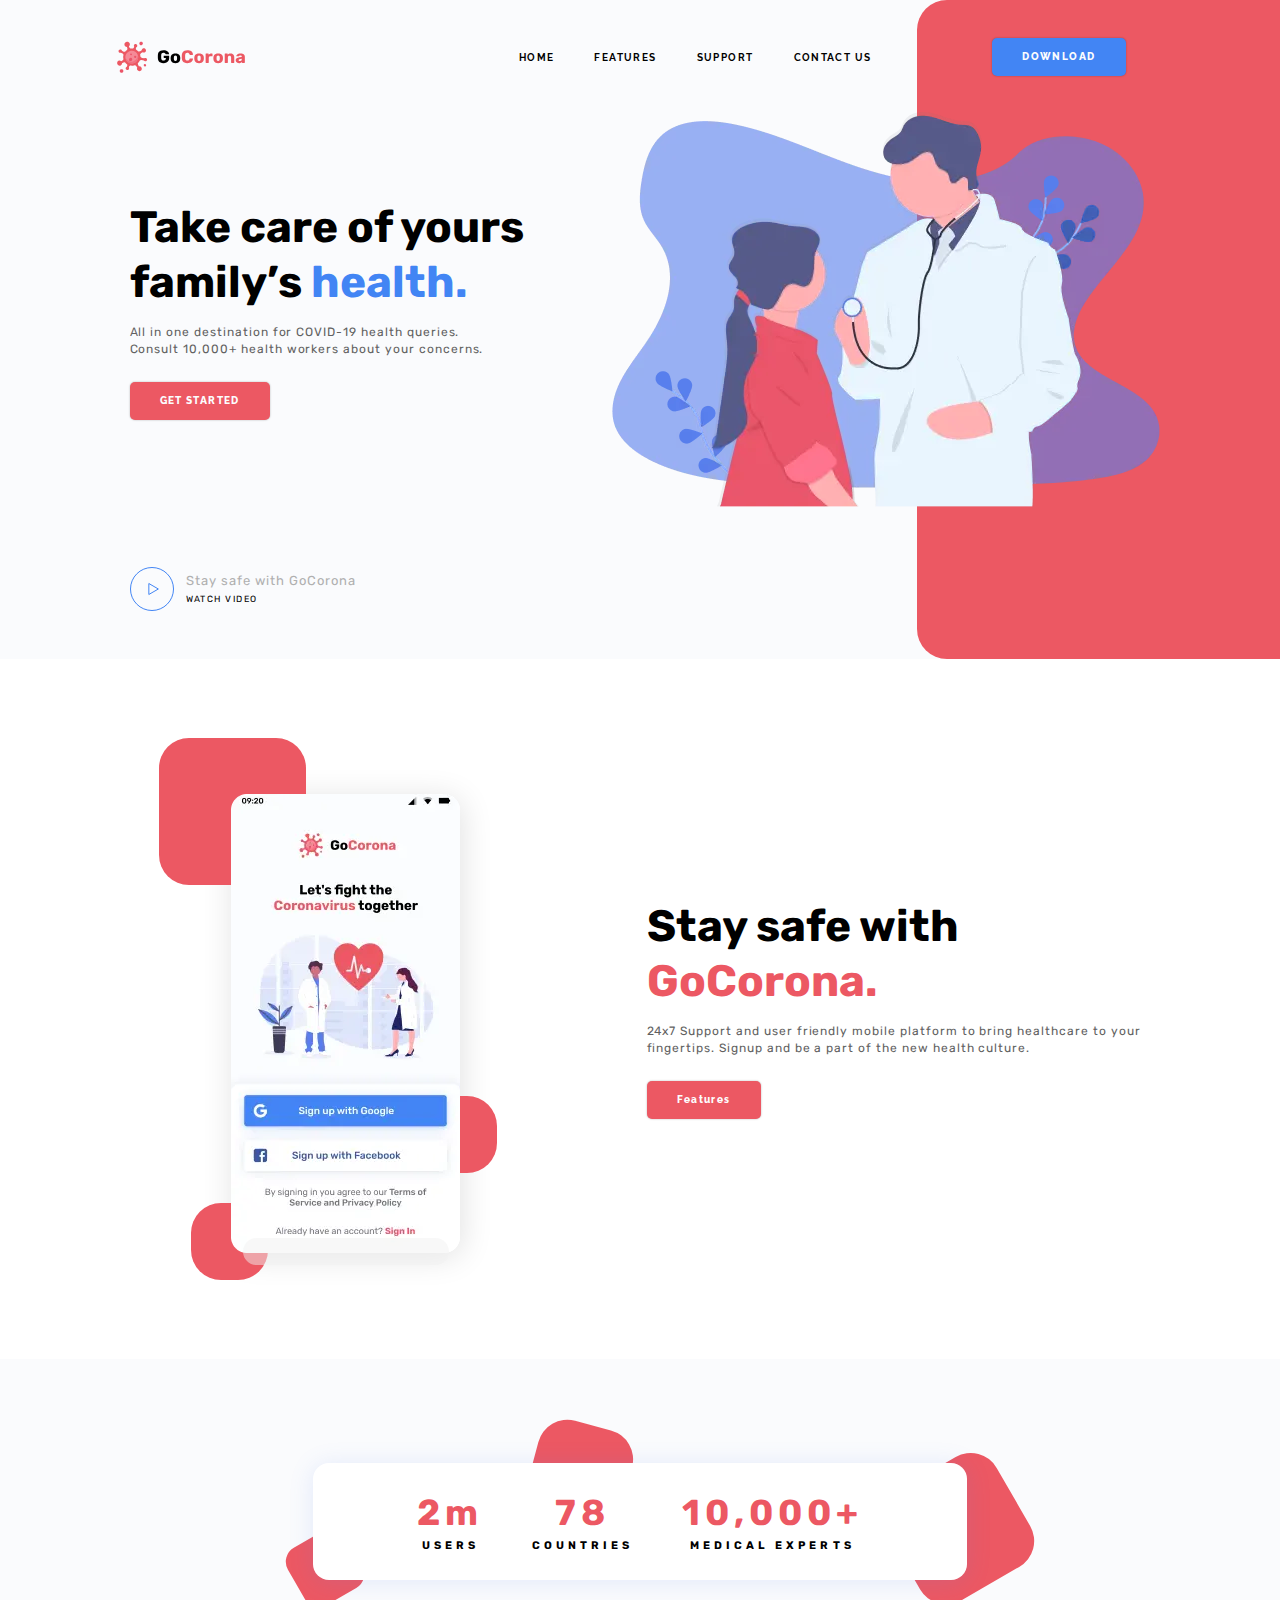
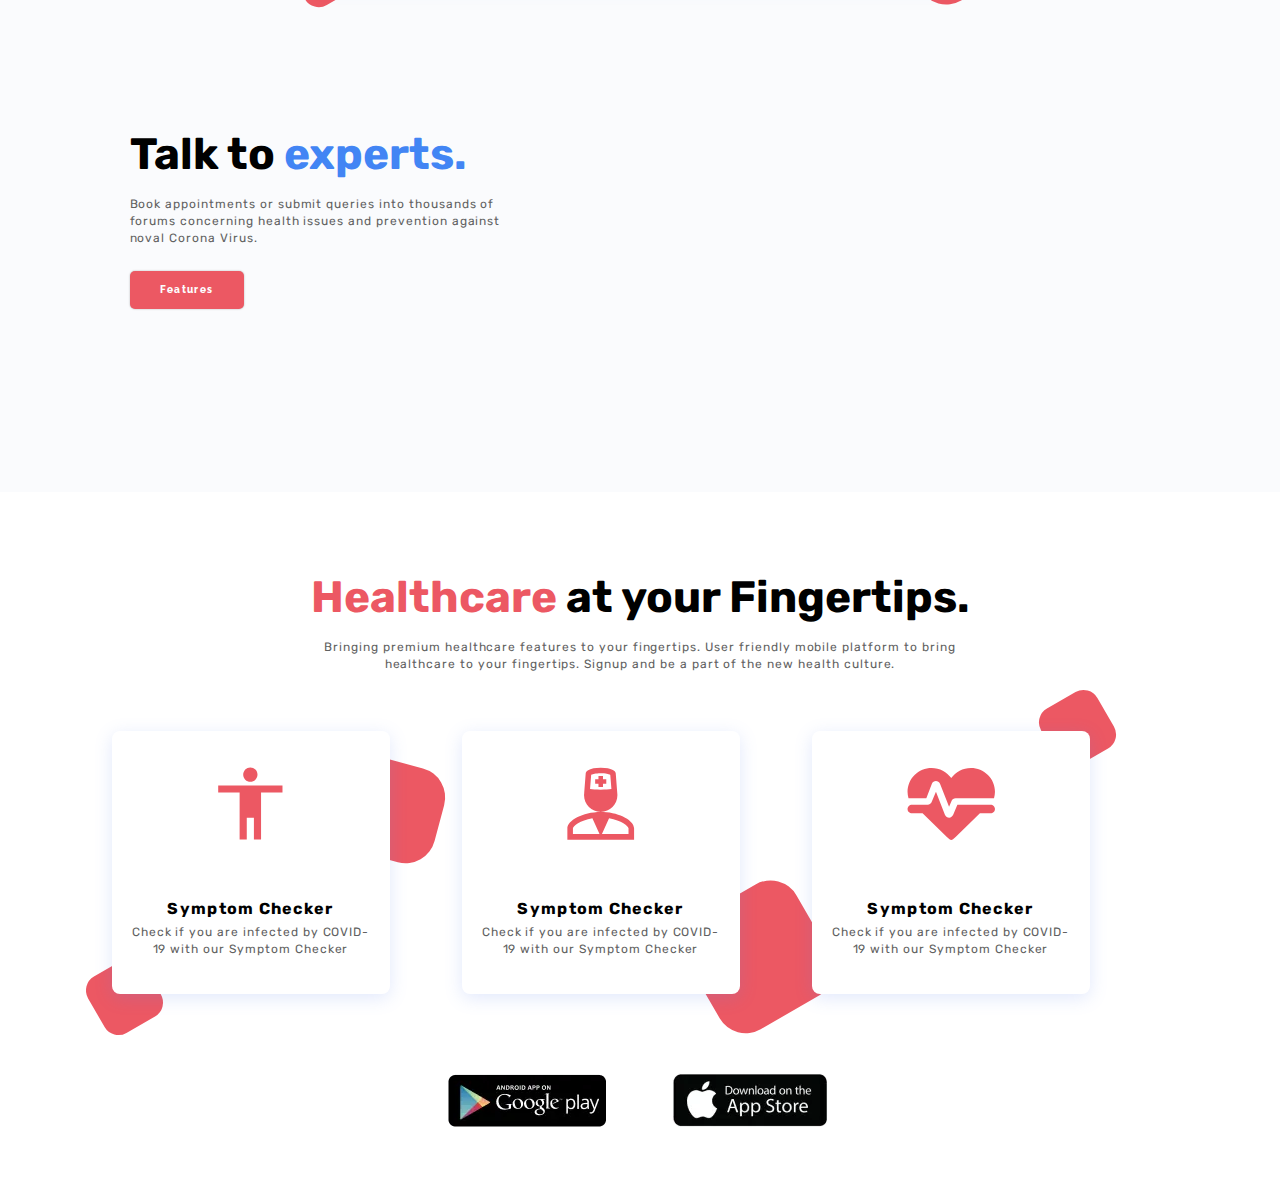
<file: index.html>
<!DOCTYPE html>
<html lang="ru">

<head>
	<title>GoCorona</title>
	<meta charset="UTF-8">
	<meta name="format-detection" content="telephone=no">
	<!-- <style>body{opacity: 0;}</style> -->
	<link rel="stylesheet" href="css/style.min.css?_v=20220806180716">
	<link rel="shortcut icon" href="favicon.ico">
	<!-- <meta name="robots" content="noindex, nofollow"> -->
	<meta name="viewport" content="width=device-width, initial-scale=1.0">
</head>

<body>
	<div class="wrapper">
		<header class="header">
			<div class="header__container">
				<div class="header__logo">
					<img src="img/header/logo.svg" alt="Logo" />
				</div>
				<div class="header__menu menu-header">
					<nav class="menu-header__body">
						<ul class="menu-header__list">
							<li class="menu-header__item"><a href="" class="menu-header__link">HOME</a></li>
							<li class="menu-header__item"><a href="" class="menu-header__link">FEATURES</a></li>
							<li class="menu-header__item"><a href="" class="menu-header__link">SUPPORT</a></li>
							<li class="menu-header__item"><a href="" class="menu-header__link">CONTACT US</a></li>
						</ul>
					</nav>
				</div>
				<div class="header__action action-header">
					<button type="submit" class="action-header__button button">DOWNLOAD</button>
					<button type="button" class="menu__icon icon-menu"><span></span></button>
				</div>
			</div>
		</header>

		<main class="main">
			<section class="get-started">
				<div class="get-started__container">
					<div class="get-started__content">
						<div class="get-started__block-text block-text">
							<h1 class="block-text__title block-text__title_blue">Take care of yours family’s <span>health.</span></h1>
							<div class="block-text__text">
								<p>All in one destination for COVID-19 health queries.</p>
								<p>Consult 10,000+ health workers about your concerns.</p>
							</div>
							<button type="submit" class="block-text__button button_red">GET STARTED</button>
						</div>
					</div>
					<div class="get-started__image">
						<picture><source srcset="img/get-started/pic.webp" type="image/webp"><img src="img/get-started/pic.png" alt="Image" /></picture>
					</div>
					<div class="get-started__video">
						<a href="" class="video-get-started">
							<div class="video-get-started__icon">
								<img src="img/get-started/play.svg" alt="Icon" />
							</div>
							<div class="video-get-started__body">
								<div class="video-get-started__title">Stay safe with GoCorona</div>
								<div class="video-get-started__text">Watch Video</div>
							</div>
						</a>
					</div>
				</div>
			</section>
			<section class="stay-safe">
				<div class="stay-safe__container">
					<div class="stay-safe__media">
						<div class="media-stay-safe">
							<div class="media-stay-safe__image">
								<picture><source srcset="img/stay-safe/phone.webp" type="image/webp"><img src="img/stay-safe/phone.png" alt="Image" /></picture>
							</div>
							<div class="media-stay-safe__item media-stay-safe__item_1"></div>
							<div class="media-stay-safe__item media-stay-safe__item_2"></div>
							<div class="media-stay-safe__item media-stay-safe__item_3"></div>
						</div>
					</div>
					<div class="stay-safe__content">
						<div class="stay-safe__block-text block-text">
							<h2 class="block-text__title block-text__title_red">Stay safe with <span>GoCorona.</span></h2>
							<div class="block-text__text">24x7 Support and user friendly mobile platform to bring healthcare to your fingertips. Signup and be a part of the new health culture.</div>
							<button type="submit" class="block-text__button button_red">Features</button>
						</div>
					</div>
				</div>
			</section>
			<section class="experts">
				<div class="experts__container">
					<div class="experts__info info-experts">
						<div class="info-experts__items items-experts">
							<div class="items-experts__body body-items-experts">
								<div class="body-items-experts__title">2m</div>
								<div class="body-items-experts__text">Users</div>
							</div>
							<div class="items-experts__body body-items-experts">
								<div class="body-items-experts__title">78</div>
								<div class="body-items-experts__text">Countries</div>
							</div>
							<div class="items-experts__body body-items-experts">
								<div class="body-items-experts__title">10,000+</div>
								<div class="body-items-experts__text">Medical experts</div>
							</div>
						</div>
						<div class="info-experts__decor-item info-experts__decor-item_1"></div>
						<div class="info-experts__decor-item info-experts__decor-item_2"></div>
						<div class="info-experts__decor-item info-experts__decor-item_3"></div>
					</div>
					<div class="experts__body">
						<div class="experts__content">
							<div class="experts__block-text block-text">
								<h2 class="block-text__title block-text__title_blue">Talk to <span>experts.</span></h2>
								<div class="block-text__text">Book appointments or submit queries into thousands of forums concerning health issues and prevention against noval Corona Virus.</div>
								<button type="submit" class="block-text__button button_red">Features</button>
							</div>
						</div>
						<div class="experts__media-video">
							<iframe src="https://www.youtube.com/embed/i0ZabxXmH4Y" title="Coronavirus disease (COVID-19)" frameborder="0" allow="accelerometer; autoplay; clipboard-write; encrypted-media; gyroscope; picture-in-picture" allowfullscreen></iframe>
						</div>
					</div>
				</div>
			</section>
			<section class="healthcare">
				<div class="healthcare__container">
					<div class="healthcare__content">
						<div class="healthcare__block-text block-text">
							<h2 class="block-text__title block-text__title_red"><span>Healthcare</span> at your Fingertips.</h2>
							<div class="block-text__text">
								Bringing premium healthcare features to your fingertips. User friendly mobile platform to bring healthcare to your fingertips. Signup and be a part of the new health culture.
							</div>
						</div>
					</div>
					<div class="healthcare__block">
						<div class="healthcare__column healthcare__column_1">
							<div class="card-health__card card-health">
								<div class="card-health__icon">
									<img src="img/healthcare/01.svg" alt="Icon" />
								</div>
								<div class="card-health__title">Symptom Checker</div>
								<div class="card-health__text">Check if you are infected by COVID-19 with our Symptom Checker</div>
							</div>
						</div>
						<div class="healthcare__column healthcare__column_2">
							<div class="card-health__card card-health">
								<div class="card-health__icon">
									<img src="img/healthcare/02.svg" alt="Icon" />
								</div>
								<div class="card-health__title">Symptom Checker</div>
								<div class="card-health__text">Check if you are infected by COVID-19 with our Symptom Checker</div>
							</div>
						</div>
						<div class="healthcare__column healthcare__column_3">
							<div class="card-health__card card-health">
								<div class="card-health__icon">
									<img src="img/healthcare/03.svg" alt="Icon" />
								</div>
								<div class="card-health__title">Symptom Checker</div>
								<div class="card-health__text">Check if you are infected by COVID-19 with our Symptom Checker</div>
							</div>
						</div>
					</div>
				</div>
			</section>
		</main>
		<footer class="footer">
			<div class="footer__container">
				<div class="footer__apps">
					<a href="" class="footer__icon"><picture><source srcset="img/footer/google.webp" type="image/webp"><img src="img/footer/google.png" alt="Google Icon" /></picture></a>
					<a href="" class="footer__icon"><picture><source srcset="img/footer/app-store.webp" type="image/webp"><img src="img/footer/app-store.png" alt="App Store Icon" /></picture></a>
				</div>
			</div>
		</footer>

	</div>
	<!-- <div id="popup" aria-hidden="true" class="popup">
	<div class="popup__wrapper">
		<div class="popup__content">
			<button data-close type="button" class="popup__close">Закрыть</button>
			<div class="popup__text">
				Text
			</div>
		</div>
	</div>
</div> -->
	<script src="js/app.min.js?_v=20220806180716"></script>
</body>

</html>
</file>
<file: css/style.min.css>
@charset "UTF-8";@import url(https://fonts.googleapis.com/css?family=Rubik:regular,700&display=swap);@import url(https://fonts.googleapis.com/css?family=Raleway:700,800&display=swap);*{padding:0;margin:0;border:0}*,:after,:before{-webkit-box-sizing:border-box;box-sizing:border-box}body,html{height:100%;min-width:320px}body{color:#616161;line-height:1;font-family:Rubik;font-size:.75rem;-ms-text-size-adjust:100%;-moz-text-size-adjust:100%;-webkit-text-size-adjust:100%;-webkit-font-smoothing:antialiased;-moz-osx-font-smoothing:grayscale}button,input,textarea{font-family:Rubik;font-size:inherit}button{cursor:pointer;color:inherit;background-color:inherit}a{color:inherit}a:link,a:visited{text-decoration:none}a:hover{text-decoration:none}ul li{list-style:none}img{vertical-align:top}h1,h2,h3,h4,h5,h6{font-weight:inherit;font-size:inherit}body{font-weight:400}.lock body{overflow:hidden;-ms-touch-action:none;touch-action:none}.wrapper{min-height:100%;display:-webkit-box;display:-ms-flexbox;display:flex;-webkit-box-orient:vertical;-webkit-box-direction:normal;-ms-flex-direction:column;flex-direction:column;overflow:hidden}.wrapper>main{-webkit-box-flex:1;-ms-flex:1 1 auto;flex:1 1 auto}.wrapper>*{min-width:0}[class*=__container]{max-width:66.0625rem;-webkit-box-sizing:content-box;box-sizing:content-box;margin:0 auto;padding:0 .9375rem}.button{display:-webkit-inline-box;display:-ms-inline-flexbox;display:inline-flex;padding:0 0;font-family:Raleway;background-color:#4285f4;font-weight:800;font-size:.625rem;line-height:1.2;letter-spacing:.14em;color:#fcfdfe;border-radius:5px;padding:.8125rem 1.875rem;-webkit-box-shadow:0 0 2px rgba(0,0,0,.3);box-shadow:0 0 2px rgba(0,0,0,.3);-webkit-transition:-webkit-box-shadow .3s ease 0s;transition:-webkit-box-shadow .3s ease 0s;-o-transition:box-shadow .3s ease 0s;transition:box-shadow .3s ease 0s;transition:box-shadow .3s ease 0s,-webkit-box-shadow .3s ease 0s}.button_red{display:-webkit-inline-box;display:-ms-inline-flexbox;display:inline-flex;padding:0 0;font-family:Raleway;font-weight:800;font-size:.625rem;line-height:1.2;letter-spacing:.14em;color:#fcfdfe;border-radius:5px;padding:.8125rem 1.875rem;-webkit-box-shadow:0 0 2px rgba(0,0,0,.3);box-shadow:0 0 2px rgba(0,0,0,.3);-webkit-transition:-webkit-box-shadow .3s ease 0s;transition:-webkit-box-shadow .3s ease 0s;-o-transition:box-shadow .3s ease 0s;transition:box-shadow .3s ease 0s;transition:box-shadow .3s ease 0s,-webkit-box-shadow .3s ease 0s;background-color:#ec5863}[class*=-ibg]{position:relative}[class*=-ibg] img{position:absolute;width:100%;height:100%;top:0;left:0;-o-object-fit:cover;object-fit:cover}[class*=-ibg_contain] img{-o-object-fit:contain;object-fit:contain}.header{position:absolute;width:100%;top:0;left:0;background-color:#fafbfd}@supports (padding-top:clamp(0.9375rem ,0.3638363755rem + 2.8683181226vw ,2.3125rem)){.header{padding-top:clamp(.9375rem ,.3638363755rem + 2.8683181226vw ,2.3125rem)}}@supports not (padding-top:clamp(0.9375rem ,0.3638363755rem + 2.8683181226vw ,2.3125rem)){.header{padding-top:calc(.9375rem + 1.375 * (100vw - 20rem)/ 47.9375)}}@supports (padding-bottom:clamp(0.9375rem ,0.3638363755rem + 2.8683181226vw ,2.3125rem)){.header{padding-bottom:clamp(.9375rem ,.3638363755rem + 2.8683181226vw ,2.3125rem)}}@supports not (padding-bottom:clamp(0.9375rem ,0.3638363755rem + 2.8683181226vw ,2.3125rem)){.header{padding-bottom:calc(.9375rem + 1.375 * (100vw - 20rem)/ 47.9375)}}.header__container{display:-webkit-box;display:-ms-flexbox;display:flex;-webkit-box-align:center;-ms-flex-align:center;align-items:center;height:2.5rem;gap:.3125rem}.header__logo{display:-webkit-box;display:-ms-flexbox;display:flex;z-index:6}.header__menu{-webkit-box-flex:1;-ms-flex:1 1 auto;flex:1 1 auto}@supports (padding-right:clamp(1.25rem ,-1.25rem + 5.2083333333vw ,2.5rem)){.header__menu{padding-right:clamp(1.25rem ,-1.25rem + 5.2083333333vw ,2.5rem)}}@supports not (padding-right:clamp(1.25rem ,-1.25rem + 5.2083333333vw ,2.5rem)){.header__menu{padding-right:calc(1.25rem + 1.25 * (100vw - 48rem)/ 24)}}.header__action{z-index:6;-webkit-box-flex:0;-ms-flex:0 0 11.5625rem;flex:0 0 11.5625rem}.menu-header{display:-webkit-box;display:-ms-flexbox;display:flex;-webkit-box-pack:end;-ms-flex-pack:end;justify-content:flex-end;-ms-flex-wrap:wrap;flex-wrap:wrap}.menu-header__list{display:-webkit-box;display:-ms-flexbox;display:flex}@supports (gap:clamp(1.25rem ,0.7284876141rem + 2.6075619296vw ,2.5rem)){.menu-header__list{gap:clamp(1.25rem ,.7284876141rem + 2.6075619296vw ,2.5rem)}}@supports not (gap:clamp(1.25rem ,0.7284876141rem + 2.6075619296vw ,2.5rem)){.menu-header__list{gap:calc(1.25rem + 1.25 * (100vw - 20rem)/ 47.9375)}}.menu-header__link{font-family:Raleway;font-weight:700;font-size:.625rem;line-height:1.2;letter-spacing:.14em;color:#000}.action-header{display:-webkit-box;display:-ms-flexbox;display:flex;-webkit-box-pack:end;-ms-flex-pack:end;justify-content:flex-end;-webkit-box-align:center;-ms-flex-align:center;align-items:center}@supports (padding-right:clamp(1.25rem ,-1.625rem + 5.9895833333vw ,2.6875rem)){.action-header{padding-right:clamp(1.25rem ,-1.625rem + 5.9895833333vw ,2.6875rem)}}@supports not (padding-right:clamp(1.25rem ,-1.625rem + 5.9895833333vw ,2.6875rem)){.action-header{padding-right:calc(1.25rem + 1.4375 * (100vw - 48rem)/ 24)}}.icon-menu{display:none}@supports (padding-top:clamp(1.25rem ,0.545958279rem + 3.520208605vw ,2.9375rem)){.footer{padding-top:clamp(1.25rem ,.545958279rem + 3.520208605vw ,2.9375rem)}}@supports not (padding-top:clamp(1.25rem ,0.545958279rem + 3.520208605vw ,2.9375rem)){.footer{padding-top:calc(1.25rem + 1.6875 * (100vw - 20rem)/ 47.9375)}}@supports (padding-bottom:clamp(1.25rem ,0.545958279rem + 3.520208605vw ,2.9375rem)){.footer{padding-bottom:clamp(1.25rem ,.545958279rem + 3.520208605vw ,2.9375rem)}}@supports not (padding-bottom:clamp(1.25rem ,0.545958279rem + 3.520208605vw ,2.9375rem)){.footer{padding-bottom:calc(1.25rem + 1.6875 * (100vw - 20rem)/ 47.9375)}}.footer__apps{display:-webkit-box;display:-ms-flexbox;display:flex;-webkit-box-pack:center;-ms-flex-pack:center;justify-content:center;-webkit-box-align:center;-ms-flex-align:center;align-items:center}@supports (gap:clamp(0.9375rem ,-0.2252118644rem + 5.813559322vw ,3.724375rem)){.footer__apps{gap:clamp(.9375rem ,-.2252118644rem + 5.813559322vw ,3.724375rem)}}@supports not (gap:clamp(0.9375rem ,-0.2252118644rem + 5.813559322vw ,3.724375rem)){.footer__apps{gap:calc(.9375rem + 2.786875 * (100vw - 20rem)/ 47.9375)}}.get-started{background-color:#fafbfd}.get-started__container{display:-webkit-box;display:-ms-flexbox;display:flex;-ms-flex-wrap:wrap;flex-wrap:wrap;-webkit-box-align:center;-ms-flex-align:center;align-items:center;position:relative}@supports (padding-top:clamp(5rem ,4.1655801825rem + 4.1720990874vw ,7rem)){.get-started__container{padding-top:clamp(5rem ,4.1655801825rem + 4.1720990874vw ,7rem)}}@supports not (padding-top:clamp(5rem ,4.1655801825rem + 4.1720990874vw ,7rem)){.get-started__container{padding-top:calc(5rem + 2 * (100vw - 20rem)/ 47.9375)}}@supports (padding-bottom:clamp(0.9375rem ,0.0770045632rem + 4.3024771838vw ,3rem)){.get-started__container{padding-bottom:clamp(.9375rem ,.0770045632rem + 4.3024771838vw ,3rem)}}@supports not (padding-bottom:clamp(0.9375rem ,0.0770045632rem + 4.3024771838vw ,3rem)){.get-started__container{padding-bottom:calc(.9375rem + 2.0625 * (100vw - 20rem)/ 47.9375)}}.get-started__container::before{content:"";position:absolute;width:100vw;height:100%;top:0;right:13.75rem;background-color:#ec5863;border-radius:30px 0 0 30px;-webkit-transform:translate(100%,0);-ms-transform:translate(100%,0);transform:translate(100%,0)}.get-started__content{padding:0 1.125rem;-webkit-box-flex:0;-ms-flex:0 1 47.3036896878%;flex:0 1 47.3036896878%}.get-started__video{-webkit-box-flex:1;-ms-flex:1 1 100%;flex:1 1 100%;padding:3.75rem 0 0 1.125rem}.get-started__image{-webkit-box-flex:0;-ms-flex:0 1 52.6963103122%;flex:0 1 52.6963103122%;position:relative;z-index:2}.get-started__image img{max-width:100%}.block-text{max-width:25.625rem}.block-text__title{font-weight:700;line-height:1.25;color:#000}@supports (font-size:clamp(2.125rem ,1.864243807rem + 1.3037809648vw ,2.75rem)){.block-text__title{font-size:clamp(2.125rem ,1.864243807rem + 1.3037809648vw ,2.75rem)}}@supports not (font-size:clamp(2.125rem ,1.864243807rem + 1.3037809648vw ,2.75rem)){.block-text__title{font-size:calc(2.125rem + .625 * (100vw - 20rem)/ 47.9375)}}.block-text__title:not(:last-child){margin-bottom:.2727272727em}.block-text__title_blue span{color:#4285f4}.block-text__title_red span{color:#ec5863}.block-text__text{font-weight:400;font-size:.75rem;line-height:1.4166666667;letter-spacing:.08em;color:#616161}.block-text__text:not(:last-child){margin-bottom:2em}.video-get-started{display:-webkit-inline-box;display:-ms-inline-flexbox;display:inline-flex;-webkit-box-align:center;-ms-flex-align:center;align-items:center}.video-get-started__icon{-webkit-box-flex:0;-ms-flex:0 0 2.75rem;flex:0 0 2.75rem;margin-right:.75rem}.video-get-started__title{font-weight:400;font-size:.8125rem;line-height:1.2307692308;letter-spacing:.08em;color:#b0b0b0}.video-get-started__title:not(:last-child){margin-bottom:.3846153846em}.video-get-started__text{font-weight:400;font-size:.5625rem;line-height:1.2222222222;letter-spacing:.165em;text-transform:uppercase;color:#000}.stay-safe__container{display:-webkit-box;display:-ms-flexbox;display:flex;-webkit-box-align:center;-ms-flex-align:center;align-items:center;position:relative}@supports (padding-top:clamp(0.9375rem ,-0.7313396349rem + 8.3441981747vw ,4.9375rem)){.stay-safe__container{padding-top:clamp(.9375rem ,-.7313396349rem + 8.3441981747vw ,4.9375rem)}}@supports not (padding-top:clamp(0.9375rem ,-0.7313396349rem + 8.3441981747vw ,4.9375rem)){.stay-safe__container{padding-top:calc(.9375rem + 4 * (100vw - 20rem)/ 47.9375)}}@supports (padding-bottom:clamp(0.9375rem ,-0.7313396349rem + 8.3441981747vw ,4.9375rem)){.stay-safe__container{padding-bottom:clamp(.9375rem ,-.7313396349rem + 8.3441981747vw ,4.9375rem)}}@supports not (padding-bottom:clamp(0.9375rem ,-0.7313396349rem + 8.3441981747vw ,4.9375rem)){.stay-safe__container{padding-bottom:calc(.9375rem + 4 * (100vw - 20rem)/ 47.9375)}}.stay-safe__content{-webkit-box-flex:0;-ms-flex:0 1 52.6963103122%;flex:0 1 52.6963103122%}.stay-safe__media{-webkit-box-flex:0;-ms-flex:0 1 47.3036896878%;flex:0 1 47.3036896878%}.media-stay-safe{width:23.3125rem;position:relative;text-align:center}@supports (padding-top:clamp(2.5rem ,2.0827900913rem + 2.0860495437vw ,3.5rem)){.media-stay-safe{padding-top:clamp(2.5rem ,2.0827900913rem + 2.0860495437vw ,3.5rem)}}@supports not (padding-top:clamp(2.5rem ,2.0827900913rem + 2.0860495437vw ,3.5rem)){.media-stay-safe{padding-top:calc(2.5rem + 1 * (100vw - 20rem)/ 47.9375)}}@supports (padding-bottom:clamp(1.25rem ,1.0674706649rem + 0.9126466754vw ,1.6875rem)){.media-stay-safe{padding-bottom:clamp(1.25rem ,1.0674706649rem + .9126466754vw ,1.6875rem)}}@supports not (padding-bottom:clamp(1.25rem ,1.0674706649rem + 0.9126466754vw ,1.6875rem)){.media-stay-safe{padding-bottom:calc(1.25rem + .4375 * (100vw - 20rem)/ 47.9375)}}.media-stay-safe__image{display:inline-block;-webkit-box-shadow:2px 4px 32px rgba(0,0,0,.12);box-shadow:2px 4px 32px rgba(0,0,0,.12);border-radius:16px;position:relative;width:61.3941018767%}.media-stay-safe__image img{position:relative;z-index:2;max-width:100%}.media-stay-safe__image::after{content:"";position:absolute;width:12.875rem;height:1.6875rem;background-color:rgba(240,240,240,.49);border-radius:1rem;bottom:-.75rem;left:.75rem;z-index:2}.media-stay-safe__item{position:absolute;background-color:#ec5863;border-radius:30px}.media-stay-safe__item_1{width:9.1875rem;height:9.1875rem;top:0;left:0}.media-stay-safe__item_2{width:4.8125rem;height:4.8125rem;bottom:0;left:8.5790884718%}.media-stay-safe__item_3{width:4.8125rem;height:4.8125rem;bottom:19.741697417%;right:9.3833780161%}.experts{background-color:#fafbfd}@supports (padding-top:clamp(1.25rem ,-0.9403520209rem + 10.9517601043vw ,6.5rem)){.experts{padding-top:clamp(1.25rem ,-.9403520209rem + 10.9517601043vw ,6.5rem)}}@supports not (padding-top:clamp(1.25rem ,-0.9403520209rem + 10.9517601043vw ,6.5rem)){.experts{padding-top:calc(1.25rem + 5.25 * (100vw - 20rem)/ 47.9375)}}@supports (padding-bottom:clamp(1.875rem ,-0.3675032595rem + 11.2125162973vw ,7.25rem)){.experts{padding-bottom:clamp(1.875rem ,-.3675032595rem + 11.2125162973vw ,7.25rem)}}@supports not (padding-bottom:clamp(1.875rem ,-0.3675032595rem + 11.2125162973vw ,7.25rem)){.experts{padding-bottom:calc(1.875rem + 5.375 * (100vw - 20rem)/ 47.9375)}}.experts__container{-webkit-box-align:center;-ms-flex-align:center;align-items:center;-webkit-box-pack:center;-ms-flex-pack:center;justify-content:center}.experts__info{max-width:40.875rem;margin:0 auto;position:relative}@supports (margin-bottom:clamp(1.875rem ,0.5972946545rem + 6.3885267275vw ,4.9375rem)){.experts__info{margin-bottom:clamp(1.875rem ,.5972946545rem + 6.3885267275vw ,4.9375rem)}}@supports not (margin-bottom:clamp(1.875rem ,0.5972946545rem + 6.3885267275vw ,4.9375rem)){.experts__info{margin-bottom:calc(1.875rem + 3.0625 * (100vw - 20rem)/ 47.9375)}}.experts__body{display:-webkit-box;display:-ms-flexbox;display:flex;-webkit-box-pack:center;-ms-flex-pack:center;justify-content:center;-webkit-box-align:center;-ms-flex-align:center;align-items:center}.experts__content{padding:0 1.125rem;-webkit-box-flex:0;-ms-flex:0 1 47.3036896878%;flex:0 1 47.3036896878%}@supports (padding-right:clamp(1.25rem ,-38.302919708rem + 62.0437956204vw ,6.5625rem)){.experts__content{padding-right:clamp(1.25rem ,-38.302919708rem + 62.0437956204vw ,6.5625rem)}}@supports not (padding-right:clamp(1.25rem ,-38.302919708rem + 62.0437956204vw ,6.5625rem)){.experts__content{padding-right:calc(1.25rem + 5.3125 * (100vw - 63.75rem)/ 8.5625)}}.experts__media-video{-webkit-box-flex:0;-ms-flex:0 1 52.6963103122%;flex:0 1 52.6963103122%;position:relative;padding:0 0 30% 0}.experts__media-video iframe{position:absolute;width:100%;height:100%;top:0;left:0;-o-object-fit:cover;object-fit:cover}.info-experts__items{background-color:#fff;-webkit-box-shadow:0 2px 24px rgba(88,126,236,.15);box-shadow:0 2px 24px rgba(88,126,236,.15);border-radius:1rem;position:relative;z-index:2}.info-experts__decor-item{position:absolute;background-color:#ec5863;border-radius:1.875rem;z-index:1}.info-experts__decor-item_1{width:4.109375rem;height:4.109375rem;border-radius:1rem;-webkit-transform:rotate(-30deg);-ms-transform:rotate(-30deg);transform:rotate(-30deg);left:-1.3125rem;bottom:-1.3125rem}.info-experts__decor-item_2{width:6.06rem;height:6.06rem;-webkit-transform:rotate(105deg);-ms-transform:rotate(105deg);transform:rotate(105deg);left:13.6875rem;bottom:3.6875rem}.info-experts__decor-item_3{width:7.966875rem;height:7.966875rem;-webkit-transform:rotate(-30deg);-ms-transform:rotate(-30deg);transform:rotate(-30deg);right:-3.493125rem;bottom:-.800625rem}.items-experts{display:-webkit-box;display:-ms-flexbox;display:flex;-webkit-box-align:center;-ms-flex-align:center;align-items:center;padding:1.75rem}.body-items-experts{-webkit-box-flex:1;-ms-flex:1 1 auto;flex:1 1 auto}.body-items-experts__title{font-weight:700;font-size:2.25rem;line-height:1.1944444444;letter-spacing:.14em;color:#ec5863;text-align:center}.body-items-experts__title:not(:last-child){margin-bottom:.1388888889em}.body-items-experts__text{font-weight:700;font-size:.6875rem;line-height:1.1818181818;letter-spacing:.37em;text-transform:uppercase;color:#000;text-align:center}@supports (padding-top:clamp(1.875rem ,0.6233702738rem + 6.258148631vw ,4.875rem)){.healthcare{padding-top:clamp(1.875rem ,.6233702738rem + 6.258148631vw ,4.875rem)}}@supports not (padding-top:clamp(1.875rem ,0.6233702738rem + 6.258148631vw ,4.875rem)){.healthcare{padding-top:calc(1.875rem + 3 * (100vw - 20rem)/ 47.9375)}}@supports (padding-bottom:clamp(0.625rem ,0.181714472rem + 2.2164276402vw ,1.6875rem)){.healthcare{padding-bottom:clamp(.625rem ,.181714472rem + 2.2164276402vw ,1.6875rem)}}@supports not (padding-bottom:clamp(0.625rem ,0.181714472rem + 2.2164276402vw ,1.6875rem)){.healthcare{padding-bottom:calc(.625rem + 1.0625 * (100vw - 20rem)/ 47.9375)}}.healthcare__content{display:-webkit-box;display:-ms-flexbox;display:flex;-webkit-box-pack:center;-ms-flex-pack:center;justify-content:center;-webkit-box-align:center;-ms-flex-align:center;align-items:center;text-align:center}@supports (margin-bottom:clamp(0.9375rem ,-0.1837516297rem + 5.6062581486vw ,3.625rem)){.healthcare__content:not(:last-child){margin-bottom:clamp(.9375rem ,-.1837516297rem + 5.6062581486vw ,3.625rem)}}@supports not (margin-bottom:clamp(0.9375rem ,-0.1837516297rem + 5.6062581486vw ,3.625rem)){.healthcare__content:not(:last-child){margin-bottom:calc(.9375rem + 2.6875 * (100vw - 20rem)/ 47.9375)}}.healthcare__block{display:-webkit-box;display:-ms-flexbox;display:flex;-webkit-box-flex:0;-ms-flex:0 1 33.333%;flex:0 1 33.333%}@supports (gap:clamp(0.9375rem ,-0.5488102999rem + 7.4315514993vw ,4.5rem)){.healthcare__block{gap:clamp(.9375rem ,-.5488102999rem + 7.4315514993vw ,4.5rem)}}@supports not (gap:clamp(0.9375rem ,-0.5488102999rem + 7.4315514993vw ,4.5rem)){.healthcare__block{gap:calc(.9375rem + 3.5625 * (100vw - 20rem)/ 47.9375)}}.healthcare__column{position:relative}.healthcare__column_1::before{content:"";width:4.0625rem;height:4.0625rem;position:absolute;bottom:-2.1875rem;left:-1.25rem;-webkit-transform:rotate(-30deg);-ms-transform:rotate(-30deg);transform:rotate(-30deg);background:#ec5863;border-radius:1rem}.healthcare__column_1::after{content:"";width:6.0625rem;height:6.0625rem;position:absolute;top:1.956875rem;right:-3.228125rem;-webkit-transform:rotate(105deg);-ms-transform:rotate(105deg);transform:rotate(105deg);background:#ec5863;border-radius:1.875rem}.healthcare__column_2::before{content:"";width:7.96875rem;height:7.96875rem;position:absolute;bottom:-1.67875rem;right:-5.141875rem;-webkit-transform:rotate(-30deg);-ms-transform:rotate(-30deg);transform:rotate(-30deg);background:#ec5863;border-radius:1.875rem}.healthcare__column_3::before{content:"";width:4.0625rem;height:4.0625rem;position:absolute;top:-2.1875rem;right:-1.25rem;-webkit-transform:rotate(-30deg);-ms-transform:rotate(-30deg);transform:rotate(-30deg);background:#ec5863;border-radius:1rem}.block-text{max-width:41.5625rem}.block-text__title:not(:last-child){margin-bottom:.875rem}.card-health__card{height:100%;max-width:17.375rem;background:#fff;-webkit-box-shadow:0 4px 18px rgba(88,126,236,.18);box-shadow:0 4px 18px rgba(88,126,236,.18);border-radius:.5rem;-webkit-box-align:center;-ms-flex-align:center;align-items:center;text-align:center;padding:2.25rem 1.125rem;position:relative;z-index:2}.card-health__icon:not(:last-child){margin-bottom:3.625rem}.card-health__title{font-weight:700;font-size:1rem;line-height:1.375;letter-spacing:.08em;color:#000}.card-health__title:not(:last-child){margin-bottom:.25rem}.card-health__text{font-weight:400;font-size:.75rem;line-height:1.4166666667;letter-spacing:.08em;color:#616161}@media (min-width:47.99875em){.items-experts{padding:1.75rem 5rem}}@media (min-width:51.875em){.header__action{-webkit-box-flex:0;-ms-flex:0 0 15.75rem;flex:0 0 15.75rem}}@media (min-width:61.99875em){.get-started__container::before{right:16.6875rem}@supports (padding-left:clamp(0.9375rem ,0.4159876141rem + 2.6075619296vw ,2.1875rem)){.stay-safe__content{padding-left:clamp(.9375rem ,.4159876141rem + 2.6075619296vw ,2.1875rem)}}@supports not (padding-left:clamp(0.9375rem ,0.4159876141rem + 2.6075619296vw ,2.1875rem)){.stay-safe__content{padding-left:calc(.9375rem + 1.25 * (100vw - 20rem)/ 47.9375)}}@supports (padding-left:clamp(1.25rem ,0.545958279rem + 3.520208605vw ,2.9375rem)){.stay-safe__media{padding-left:clamp(1.25rem ,.545958279rem + 3.520208605vw ,2.9375rem)}}@supports not (padding-left:clamp(1.25rem ,0.545958279rem + 3.520208605vw ,2.9375rem)){.stay-safe__media{padding-left:calc(1.25rem + 1.6875 * (100vw - 20rem)/ 47.9375)}}}@media (max-width:47.99875em){.header__logo{-webkit-box-flex:0;-ms-flex:0 0 2.5rem;flex:0 0 2.5rem;overflow:hidden}.menu-header__body{position:fixed;top:0;left:-100%;width:100%;height:100%;overflow:auto;background-color:#4285f4;padding:6.25rem .9375rem 3.125rem .9375rem;-webkit-transition:left .3s ease 0s;-o-transition:left .3s ease 0s;transition:left .3s ease 0s}.menu-header__body::before{content:"";position:fixed;width:100%;height:4.375rem;left:-100%;top:0;background-color:#fff}.menu-open .menu-header__body{left:0;z-index:5}.menu-open .menu-header__body::before{left:0}.menu-header__list{-webkit-box-orient:vertical;-webkit-box-direction:normal;-ms-flex-direction:column;flex-direction:column;-webkit-box-pack:center;-ms-flex-pack:center;justify-content:center;-webkit-box-align:center;-ms-flex-align:center;align-items:center}.menu-header__link{color:#fff;font-size:1.25rem}.icon-menu{display:block;position:relative;margin-left:1.25rem;width:1.875rem;height:1.125rem;cursor:pointer;z-index:5}.icon-menu span,.icon-menu::after,.icon-menu::before{content:"";-webkit-transition:all .3s ease 0s;-o-transition:all .3s ease 0s;transition:all .3s ease 0s;right:0;position:absolute;width:100%;height:.125rem;background-color:#000}.icon-menu::before{top:0}.icon-menu::after{bottom:0}.icon-menu span{top:calc(50% - .0625rem)}.menu-open .icon-menu span{width:0}.menu-open .icon-menu::before{top:calc(50% - .0625rem);-webkit-transform:rotate(-45deg);-ms-transform:rotate(-45deg);transform:rotate(-45deg)}.menu-open .icon-menu::after{bottom:calc(50% - .0625rem);-webkit-transform:rotate(45deg);-ms-transform:rotate(45deg);transform:rotate(45deg)}.get-started__container::before{display:none}.get-started__content{-webkit-box-flex:1;-ms-flex:1 1 100%;flex:1 1 100%;padding:0}.get-started__video{padding:0}.get-started__image{-webkit-box-align:center;-ms-flex-align:center;align-items:center;-webkit-box-flex:1;-ms-flex:1 1 100%;flex:1 1 100%;padding:1.875rem 0}.block-text{max-width:none}.stay-safe__container{-webkit-box-orient:vertical;-webkit-box-direction:reverse;-ms-flex-direction:column-reverse;flex-direction:column-reverse}@supports (row-gap:clamp(1.25rem ,0.989243807rem + 1.3037809648vw ,1.875rem)){.stay-safe__container{row-gap:clamp(1.25rem ,.989243807rem + 1.3037809648vw ,1.875rem)}}@supports not (row-gap:clamp(1.25rem ,0.989243807rem + 1.3037809648vw ,1.875rem)){.stay-safe__container{row-gap:calc(1.25rem + .625 * (100vw - 20rem)/ 47.9375)}}.stay-safe__content{-webkit-box-flex:1;-ms-flex:1 1 100%;flex:1 1 100%}.stay-safe__media{-webkit-box-flex:1;-ms-flex:1 1 100%;flex:1 1 100%}.experts__body{-webkit-box-align:stretch;-ms-flex-align:stretch;align-items:stretch;-webkit-box-orient:vertical;-webkit-box-direction:normal;-ms-flex-direction:column;flex-direction:column}.experts__content{padding:0}.experts__content:not(:last-child){margin-bottom:1.875rem}.experts__media-video{padding:0 0 58% 0}}@media (max-width:29.99875em){.footer__apps{-webkit-box-orient:vertical;-webkit-box-direction:normal;-ms-flex-direction:column;flex-direction:column}.media-stay-safe{width:18.125rem}.items-experts{-webkit-box-orient:vertical;-webkit-box-direction:normal;-ms-flex-direction:column;flex-direction:column;padding:.9375rem}.body-items-experts:not(:last-child){margin-bottom:.9375rem}.healthcare__block{-webkit-box-orient:vertical;-webkit-box-direction:normal;-ms-flex-direction:column;flex-direction:column}.card-health__card{max-width:100%}}@media (any-hover:hover){.button:hover{-webkit-box-shadow:0 0 5px #000;box-shadow:0 0 5px #000}.button_red:hover{-webkit-box-shadow:0 0 5px #000;box-shadow:0 0 5px #000}.menu-header__link:hover{text-decoration:underline}}
</file>
